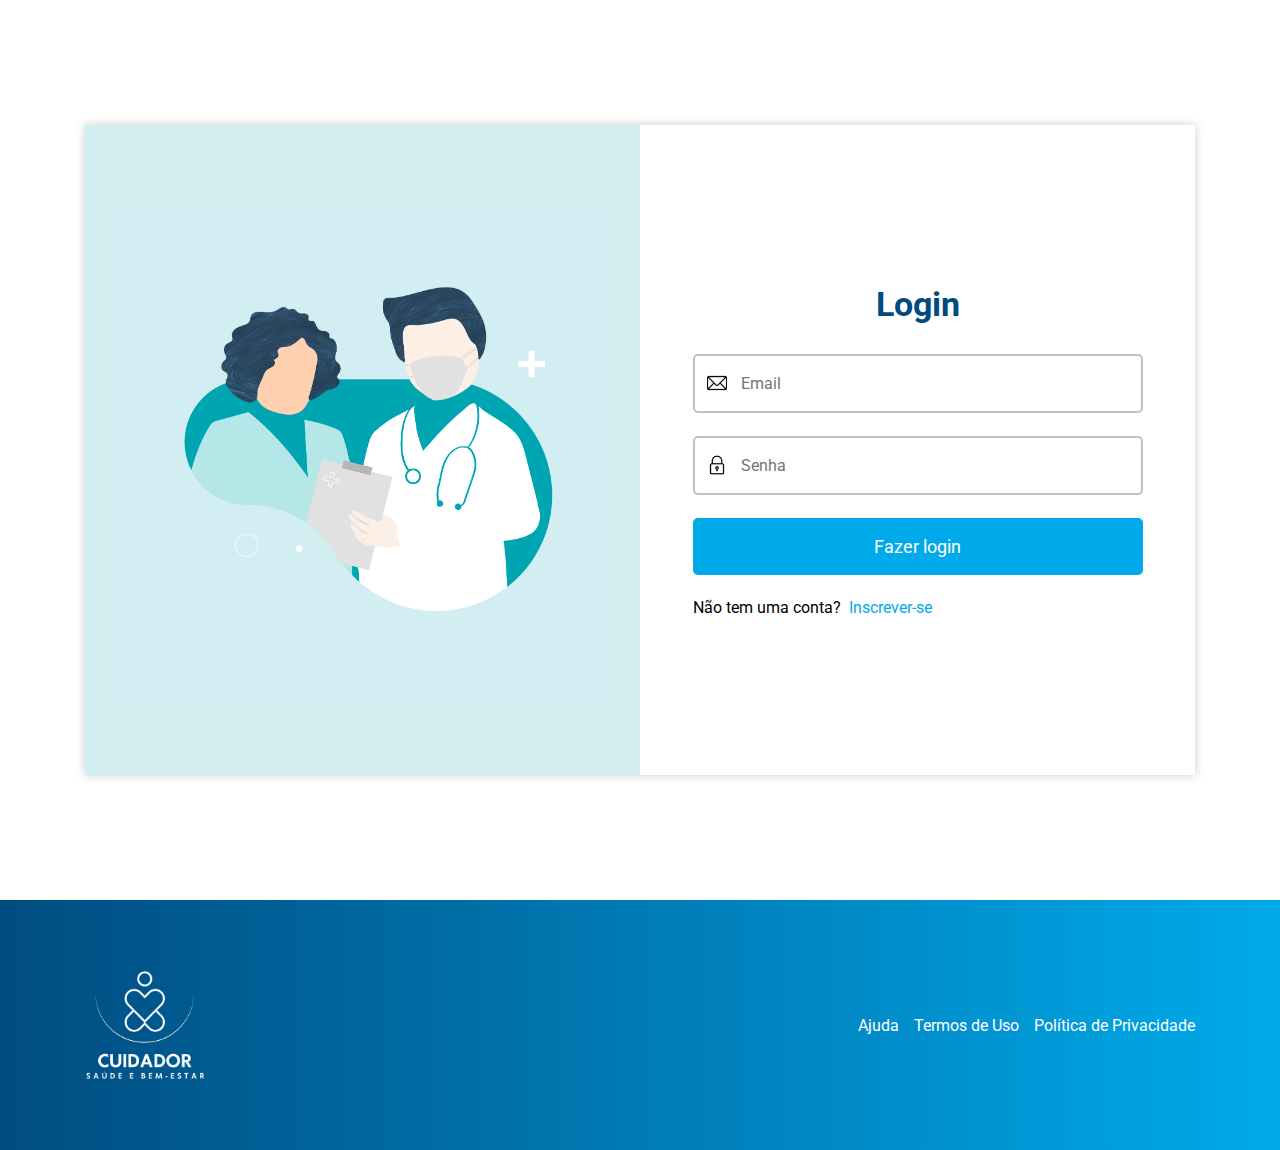
<file: login.html>
<!DOCTYPE html>
<html lang="pt-br">
<head>
    <meta charset="UTF-8">
    <meta name="viewport" content="width=device-width, initial-scale=1.0">
    <title>Cuidador</title>
    <link rel="stylesheet" href="./assets/pages/index/index.css">
    <link rel="shortcut icon" href="./files/img/favicon.png" type="image/x-icon">
</head>
<body>
    </header>
    <main>
        <section id="login-register">
            <div class="container bg-login-register">
                <div class="bg-form">
                    <!-- Figura -->
                    <div class="figure">
                        <div class="img-fig">
                            <img src="./files/img/v869-wan-17.jpg" alt="Figura">
                        </div>
                    </div>
                    <!-- Formulário Login -->
                    <div class="container__login-register">
                        <div class="form">
                            <div class="title-form">
                                <h3>Login</h3>
                            </div>
                            <form action="">
                                <div class="input">
                                    <img src="./files/img/email.png" alt="Email">
                                    <input type="email" placeholder="Email" required pattern="(^[a-zA-Z0-9_.+-]+@[a-zA-Z0-9-]+\.[a-zA-Z0-9-.]+$)">
                                </div>
                    
                                <div class="input">
                                    <img src="./files/img/senha.png" alt="Senha">
                                    <input type="password" placeholder="Senha" required>
                                </div>

                                <div id="btn">
                                    <input type="submit" id="btn-login-register" value="Fazer login">
                                </div>

                                <div class="options-register">
                                    <p>Não tem uma conta?</p>
                                    <a href="register.html">Inscrever-se</a>
                                    </div>
                            </form>
                        </div>
                    </div>
                </div>
            </div>
        </section>
    </main>
    <footer class="footer-2">
        <div class="container footer">
            <div class="logo-footer">
                <img src="/files/img/logo-branco.png" alt="Logo-Footer">
            </div>
            <div class="descrition-footer">
                <a href="#">Ajuda</a>
                <a href="#">Termos de Uso</a>
                <a href="#">Política de Privacidade</a>
            </div>
        </div>
    </footer>
</body>
</html>
</file>
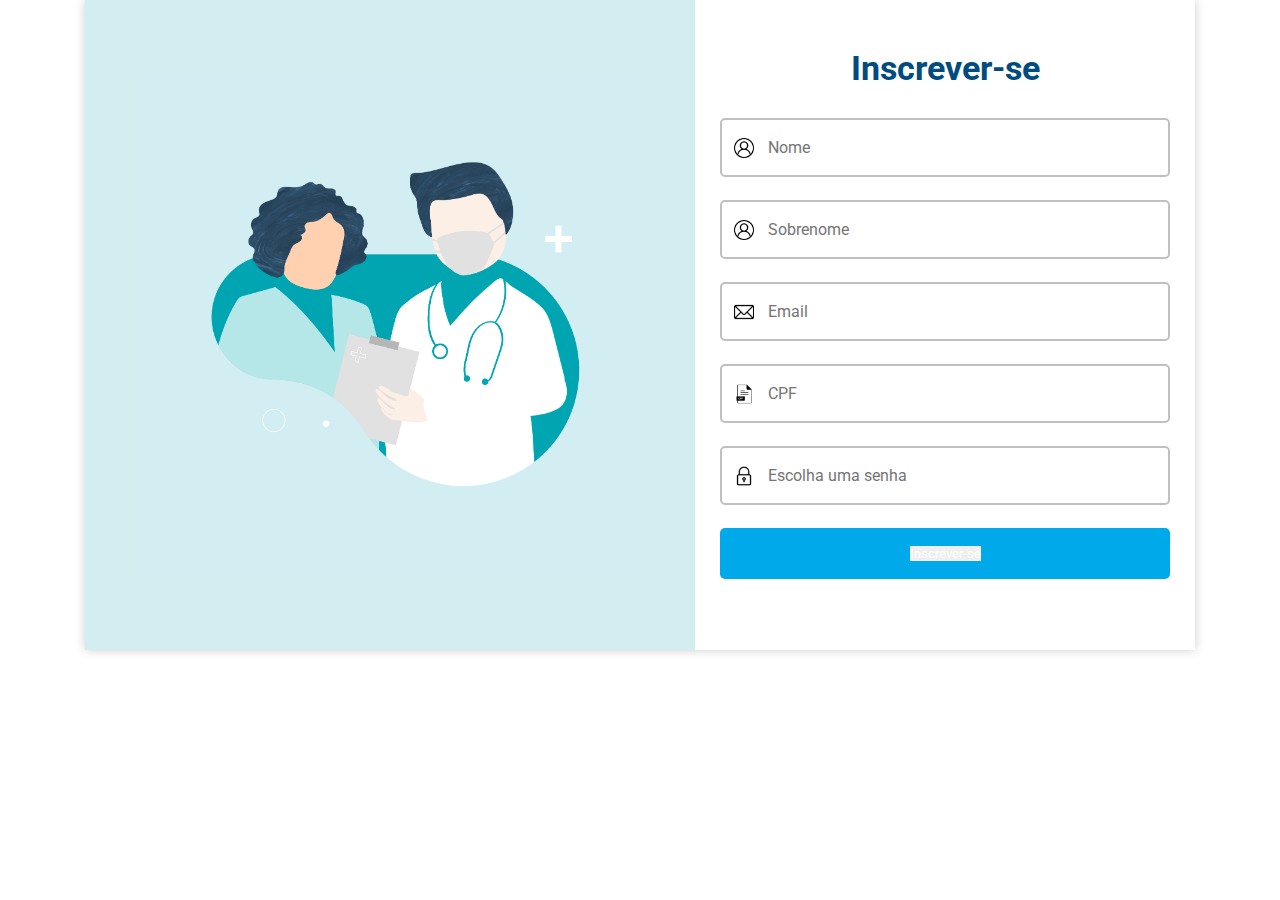
<file: register.html>
<!DOCTYPE html>
<html lang="pt-br">
<head>
    <meta charset="UTF-8">
    <meta name="viewport" content="width=device-width, initial-scale=1.0">
    <title>Cadastro</title>
    <link rel="stylesheet" href="./assets/pages/index/index.css">
    <link rel="shortcut icon" href="./files/img/favicon.png" type="image/x-icon">
</head>
<body>
    <section id="login">
        <div class="container bg-login">
            <div class="bg-form">
                <!-- Figura -->
                <div class="figure">
                    <div class="img-fig">
                        <img src="./files/img/v869-wan-17.jpg" alt="Figura">
                    </div>
                </div>
                <!-- Formulário Login -->
                <div class="form-login">
                    <div class="form">
                        <div class="title-form">
                            <h3>Inscrever-se</h3>
                        </div>
                        <form action="">
                            <div class="input">
                                <img src="./files/img/user.png" alt="">
                                <input type="text" placeholder="Nome">
                            </div>
            
                            <div class="input">
                                <img src="./files/img/user.png" alt="">
                                <input type="text" placeholder="Sobrenome">
                            </div>
                
                            <div class="input">
                                <img src="./files/img/email.png" alt="">
                                <input type="email" placeholder="Email">
                            </div>
            
                            <div class="input">
                                <img src="./files/img/cpf.png" alt="">
                                <input type="number" placeholder="CPF">
                            </div>
            
                            <div class="input">
                                <img src="./files/img/senha.png" alt="">
                                <input type="password" placeholder="Escolha uma senha">
                            </div>

                            <div id="btn">
                                <button>Inscrever-se</button>
                            </div>
                        </form>
                    </div>
                </div>
            </div>
        </div>
    </section>
</body>
</html>
</file>
<file: assets/pages/index/index.css>
@import './../../global/global.css';
@import './partials/section-header.css';
@import './partials/form.css';
@import './partials/login.css';
@import './partials/banner.css';
@import './partials/section-footer.css';
</file>
